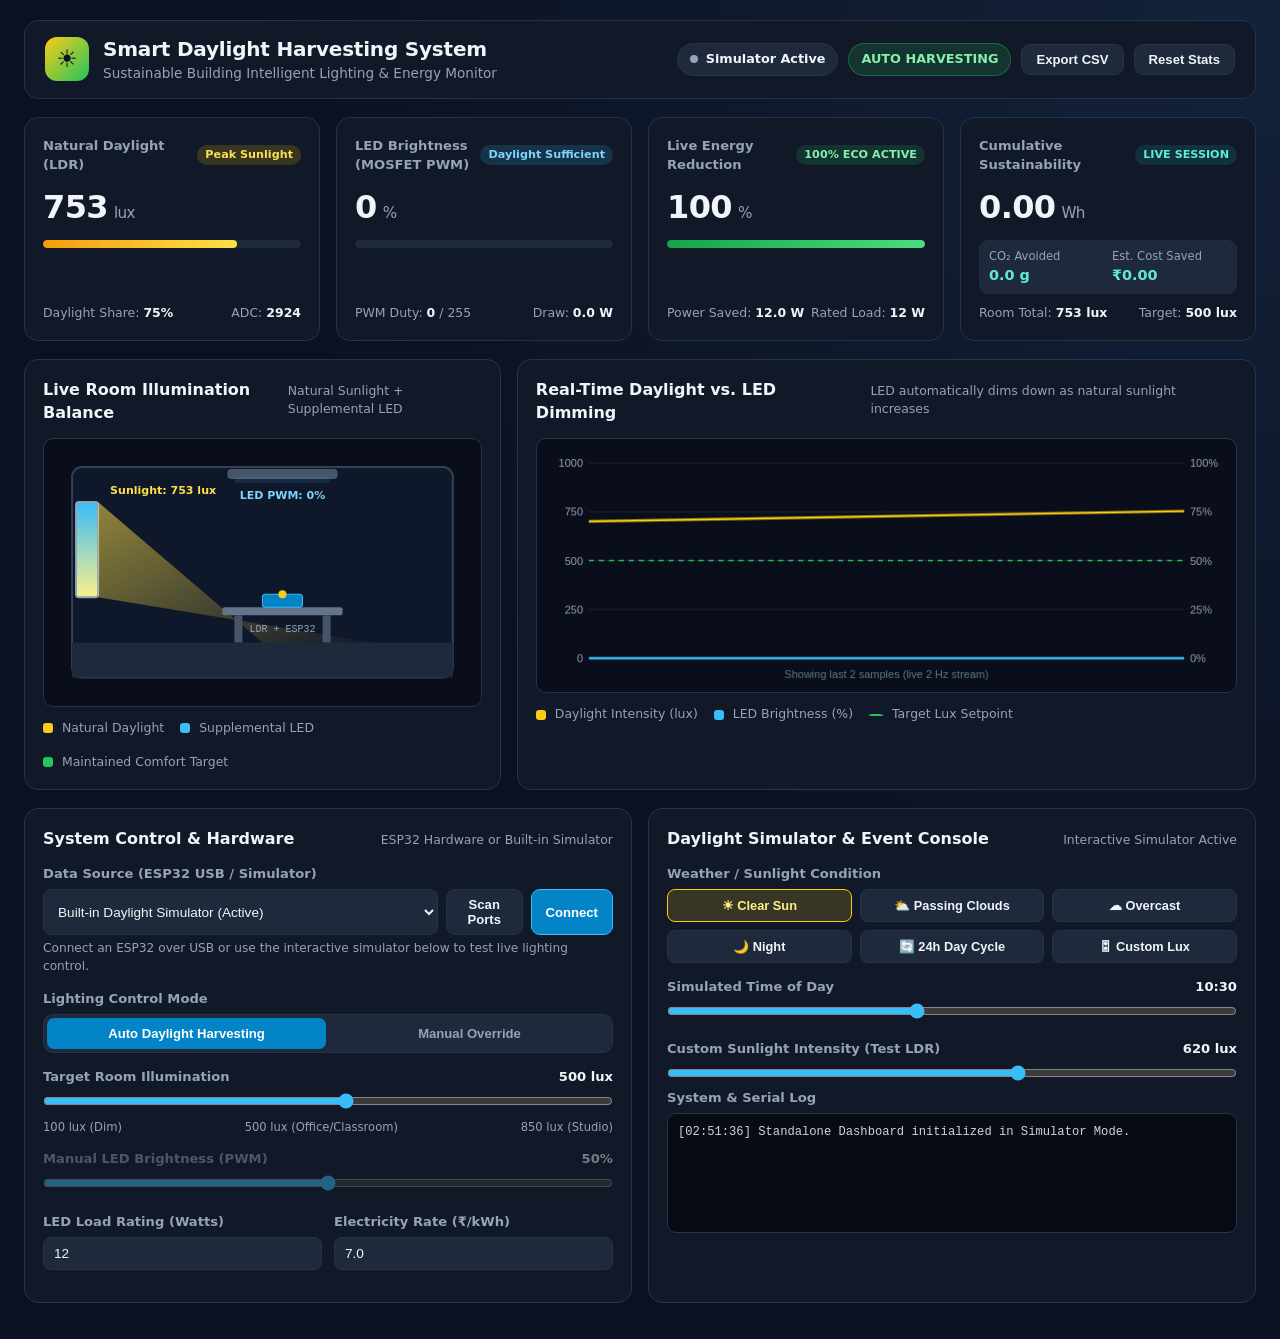
<file: Smart-Daylight-Dashboard.html>
<!DOCTYPE html>
<html lang="en">
<head>
  <meta charset="UTF-8" />
  <meta name="viewport" content="width=device-width, initial-scale=1.0" />
  <title>Smart Daylight Harvesting System | Sustainable Building Dashboard</title>
  <style>
    :root {
      --bg: #0b1120;
      --surface: #111827;
      --surface-alt: #1e293b;
      --border: #263449;
      --text: #f1f5f9;
      --muted: #94a3b8;
      --sun: #facc15;
      --sun-soft: rgba(250, 204, 21, 0.16);
      --led: #38bdf8;
      --led-soft: rgba(56, 189, 248, 0.16);
      --green: #22c55e;
      --green-soft: rgba(34, 197, 94, 0.16);
      --teal: #14b8a6;
      --danger: #ef4444;
      --radius: 14px;
    }
    * { box-sizing: border-box; margin: 0; padding: 0; }
    body {
      font-family: "Segoe UI", system-ui, -apple-system, sans-serif;
      background: radial-gradient(circle at top right, #13223b 0%, var(--bg) 55%);
      color: var(--text);
      min-height: 100vh;
      line-height: 1.45;
    }
    .app-shell {
      max-width: 1380px;
      margin: 0 auto;
      padding: 20px 24px 36px;
      display: flex;
      flex-direction: column;
      gap: 18px;
    }
    .topbar {
      display: flex;
      flex-wrap: wrap;
      justify-content: space-between;
      align-items: center;
      gap: 14px;
      background: var(--surface);
      border: 1px solid var(--border);
      border-radius: var(--radius);
      padding: 14px 20px;
    }
    .brand { display: flex; align-items: center; gap: 14px; }
    .brand-icon {
      width: 44px;
      height: 44px;
      border-radius: 12px;
      background: linear-gradient(135deg, #facc15, #22c55e);
      color: #0b1120;
      font-size: 24px;
      font-weight: 700;
      display: grid;
      place-items: center;
    }
    .brand h1 { font-size: 1.25rem; font-weight: 700; letter-spacing: -0.01em; }
    .subtitle { font-size: 0.85rem; color: var(--muted); }
    .topbar-actions { display: flex; flex-wrap: wrap; align-items: center; gap: 10px; }
    .pill {
      display: inline-flex;
      align-items: center;
      gap: 8px;
      padding: 6px 12px;
      border-radius: 999px;
      font-size: 0.8rem;
      font-weight: 600;
      background: var(--surface-alt);
      border: 1px solid var(--border);
    }
    .pill .dot { width: 8px; height: 8px; border-radius: 50%; background: var(--muted); }
    .pill.connected .dot { background: var(--green); box-shadow: 0 0 8px var(--green); }
    .pill.sim .dot { background: var(--sun); box-shadow: 0 0 8px var(--sun); }
    .mode-pill {
      background: var(--green-soft);
      border-color: rgba(34, 197, 94, 0.4);
      color: #86efac;
    }
    .mode-pill.manual {
      background: var(--led-soft);
      border-color: rgba(56, 189, 248, 0.4);
      color: #7dd3fc;
    }
    .btn {
      border: 1px solid var(--border);
      border-radius: 9px;
      padding: 7px 14px;
      font-size: 0.82rem;
      font-weight: 600;
      cursor: pointer;
      transition: transform 0.1s ease, background 0.15s ease;
    }
    .btn:active { transform: scale(0.98); }
    .btn-primary { background: #0284c7; border-color: #38bdf8; color: #fff; }
    .btn-primary:hover { background: #0369a1; }
    .btn-secondary { background: var(--surface-alt); color: var(--text); }
    .btn-secondary:hover { background: #283548; }
    .card {
      background: var(--surface);
      border: 1px solid var(--border);
      border-radius: var(--radius);
      padding: 18px;
    }
    .card-head {
      display: flex;
      justify-content: space-between;
      align-items: baseline;
      gap: 10px;
      margin-bottom: 14px;
    }
    .card-head h2 { font-size: 1rem; font-weight: 600; }
    .card-hint { font-size: 0.78rem; color: var(--muted); }
    .kpi-grid {
      display: grid;
      grid-template-columns: repeat(4, minmax(0, 1fr));
      gap: 16px;
    }
    .kpi-card { display: flex; flex-direction: column; gap: 10px; }
    .kpi-header { display: flex; justify-content: space-between; align-items: center; gap: 8px; }
    .kpi-label { font-size: 0.82rem; color: var(--muted); font-weight: 600; }
    .badge {
      font-size: 0.7rem;
      font-weight: 600;
      padding: 2px 8px;
      border-radius: 999px;
      background: var(--sun-soft);
      color: #fde047;
      white-space: nowrap;
    }
    .badge-info { background: var(--led-soft); color: #7dd3fc; }
    .badge-green { background: var(--green-soft); color: #86efac; }
    .badge-teal { background: rgba(20, 184, 166, 0.16); color: #5eead4; }
    .kpi-value {
      font-size: 2rem;
      font-weight: 700;
      letter-spacing: -0.02em;
      display: flex;
      align-items: baseline;
      gap: 6px;
    }
    .kpi-value .unit { font-size: 0.95rem; font-weight: 500; color: var(--muted); }
    .progress-track {
      width: 100%;
      height: 8px;
      border-radius: 999px;
      background: var(--surface-alt);
      overflow: hidden;
    }
    .progress-fill { height: 100%; border-radius: 999px; transition: width 0.35s ease; }
    .sun-fill { background: linear-gradient(90deg, #f59e0b, #fde047); }
    .led-fill { background: linear-gradient(90deg, #0284c7, #7dd3fc); }
    .green-fill { background: linear-gradient(90deg, #16a34a, #4ade80); }
    .kpi-footer {
      display: flex;
      justify-content: space-between;
      font-size: 0.78rem;
      color: var(--muted);
      margin-top: auto;
    }
    .kpi-footer strong { color: var(--text); }
    .kpi-subgrid {
      display: grid;
      grid-template-columns: 1fr 1fr;
      gap: 8px;
      background: var(--surface-alt);
      padding: 8px 10px;
      border-radius: 9px;
    }
    .mini-stat { display: flex; flex-direction: column; }
    .mini-label { font-size: 0.72rem; color: var(--muted); }
    .mini-stat strong { font-size: 0.9rem; color: #5eead4; }
    .main-grid {
      display: grid;
      grid-template-columns: 1fr 1.55fr;
      gap: 16px;
    }
    .room-stage {
      background: #090e1a;
      border: 1px solid var(--border);
      border-radius: 10px;
      padding: 8px;
    }
    .room-svg { width: 100%; height: auto; display: block; }
    .room-legend, .chart-legend {
      display: flex;
      flex-wrap: wrap;
      gap: 16px;
      margin-top: 12px;
      font-size: 0.78rem;
      color: var(--muted);
    }
    .swatch {
      display: inline-block;
      width: 10px;
      height: 10px;
      border-radius: 3px;
      margin-right: 5px;
      vertical-align: middle;
    }
    .sun-swatch { background: var(--sun); }
    .led-swatch { background: var(--led); }
    .target-swatch { background: var(--green); }
    .target-line-swatch {
      border-top: 2px dashed var(--green);
      height: 0;
      width: 14px;
    }
    .chart-wrapper {
      position: relative;
      width: 100%;
      height: 255px;
      background: #090e1a;
      border: 1px solid var(--border);
      border-radius: 10px;
      padding: 8px;
    }
    #telemetryChart { width: 100%; height: 100%; display: block; }
    .controls-grid {
      display: grid;
      grid-template-columns: 1fr 1fr;
      gap: 16px;
    }
    .control-group { margin-bottom: 14px; }
    .control-group:last-child { margin-bottom: 0; }
    .control-label {
      display: block;
      font-size: 0.82rem;
      font-weight: 600;
      color: var(--muted);
      margin-bottom: 6px;
    }
    .row-inline { display: flex; gap: 8px; }
    .row-two {
      display: grid;
      grid-template-columns: 1fr 1fr;
      gap: 12px;
    }
    .input-select, .input-number {
      width: 100%;
      background: var(--surface-alt);
      border: 1px solid var(--border);
      border-radius: 8px;
      color: var(--text);
      padding: 8px 10px;
      font-size: 0.85rem;
    }
    .help-text { margin-top: 5px; font-size: 0.76rem; color: var(--muted); }
    .segmented {
      display: grid;
      grid-template-columns: 1fr 1fr;
      background: var(--surface-alt);
      border: 1px solid var(--border);
      border-radius: 10px;
      padding: 3px;
      gap: 4px;
    }
    .seg-btn {
      background: transparent;
      border: none;
      color: var(--muted);
      padding: 8px 10px;
      border-radius: 7px;
      font-size: 0.82rem;
      font-weight: 600;
      cursor: pointer;
    }
    .seg-btn.active { background: #0284c7; color: #fff; }
    .slider-head {
      display: flex;
      justify-content: space-between;
      font-size: 0.82rem;
      margin-bottom: 6px;
    }
    .slider-head label { color: var(--muted); font-weight: 600; }
    input[type="range"] { width: 100%; accent-color: #38bdf8; cursor: pointer; }
    .slider-scale {
      display: flex;
      justify-content: space-between;
      font-size: 0.72rem;
      color: var(--muted);
      margin-top: 3px;
    }
    .disabled-block { opacity: 0.45; pointer-events: none; }
    .preset-grid {
      display: grid;
      grid-template-columns: repeat(3, minmax(0, 1fr));
      gap: 8px;
    }
    .preset-btn {
      background: var(--surface-alt);
      border: 1px solid var(--border);
      color: var(--text);
      padding: 8px 10px;
      border-radius: 8px;
      font-size: 0.8rem;
      font-weight: 600;
      cursor: pointer;
    }
    .preset-btn.active {
      background: var(--sun-soft);
      border-color: var(--sun);
      color: #fef08a;
    }
    .console-box {
      background: #070b14;
      border: 1px solid var(--border);
      border-radius: 9px;
      padding: 10px;
      height: 120px;
      overflow-y: auto;
      font-family: Consolas, "Courier New", monospace;
      font-size: 0.76rem;
      color: #cbd5e1;
      white-space: pre-wrap;
    }
    @media (max-width: 1100px) {
      .kpi-grid { grid-template-columns: repeat(2, minmax(0, 1fr)); }
      .main-grid, .controls-grid { grid-template-columns: 1fr; }
    }
    @media (max-width: 600px) {
      .kpi-grid { grid-template-columns: 1fr; }
      .preset-grid { grid-template-columns: repeat(2, minmax(0, 1fr)); }
    }
  </style>
</head>
<body>
  <div class="app-shell">
    <header class="topbar">
      <div class="brand">
        <div class="brand-icon" aria-hidden="true">☀</div>
        <div>
          <h1>Smart Daylight Harvesting System</h1>
          <p class="subtitle">Sustainable Building Intelligent Lighting &amp; Energy Monitor</p>
        </div>
      </div>
      <div class="topbar-actions">
        <div class="pill" id="connectionPill">
          <span class="dot"></span>
          <span id="connectionText">Simulator Active</span>
        </div>
        <div class="pill mode-pill" id="modePill">AUTO HARVESTING</div>
        <button class="btn btn-secondary" id="exportCsvBtn" title="Download telemetry CSV">Export CSV</button>
        <button class="btn btn-secondary" id="resetStatsBtn" title="Reset session stats">Reset Stats</button>
      </div>
    </header>

    <section class="kpi-grid">
      <article class="card kpi-card kpi-sun">
        <div class="kpi-header">
          <span class="kpi-label">Natural Daylight (LDR)</span>
          <span class="badge" id="daylightConditionBadge">Bright Daylight</span>
        </div>
        <div class="kpi-value"><span id="luxValue">620</span><span class="unit">lux</span></div>
        <div class="progress-track"><div class="progress-fill sun-fill" id="daylightBar" style="width: 62%"></div></div>
        <div class="kpi-footer">
          <span>Daylight Share: <strong id="daylightPct">62%</strong></span>
          <span>ADC: <strong id="adcValue">2450</strong></span>
        </div>
      </article>

      <article class="card kpi-card kpi-led">
        <div class="kpi-header">
          <span class="kpi-label">LED Brightness (MOSFET PWM)</span>
          <span class="badge badge-info" id="lightingStatusBadge">Daylight Sufficient</span>
        </div>
        <div class="kpi-value"><span id="ledPctValue">0</span><span class="unit">%</span></div>
        <div class="progress-track"><div class="progress-fill led-fill" id="ledBar" style="width: 0%"></div></div>
        <div class="kpi-footer">
          <span>PWM Duty: <strong id="pwmValue">0</strong> / 255</span>
          <span>Draw: <strong id="powerValue">0.0 W</strong></span>
        </div>
      </article>

      <article class="card kpi-card kpi-energy">
        <div class="kpi-header">
          <span class="kpi-label">Live Energy Reduction</span>
          <span class="badge badge-green" id="savingBadge">100% ECO ACTIVE</span>
        </div>
        <div class="kpi-value"><span id="savedPctValue">100</span><span class="unit">%</span></div>
        <div class="progress-track"><div class="progress-fill green-fill" id="savedBar" style="width: 100%"></div></div>
        <div class="kpi-footer">
          <span>Power Saved: <strong id="savedWattsValue">12.0 W</strong></span>
          <span>Rated Load: <strong id="ratedWattsLabel">12 W</strong></span>
        </div>
      </article>

      <article class="card kpi-card kpi-impact">
        <div class="kpi-header">
          <span class="kpi-label">Cumulative Sustainability</span>
          <span class="badge badge-teal">LIVE SESSION</span>
        </div>
        <div class="kpi-value"><span id="savedWhValue">0.00</span><span class="unit">Wh</span></div>
        <div class="kpi-subgrid">
          <div class="mini-stat">
            <span class="mini-label">CO₂ Avoided</span>
            <strong id="co2Value">0.0 g</strong>
          </div>
          <div class="mini-stat">
            <span class="mini-label">Est. Cost Saved</span>
            <strong id="costValue">₹0.00</strong>
          </div>
        </div>
        <div class="kpi-footer">
          <span>Room Total: <strong id="totalRoomLux">620 lux</strong></span>
          <span>Target: <strong id="targetLuxLabel">500 lux</strong></span>
        </div>
      </article>
    </section>

    <section class="main-grid">
      <article class="card visualizer-card">
        <div class="card-head">
          <h2>Live Room Illumination Balance</h2>
          <span class="card-hint">Natural Sunlight + Supplemental LED</span>
        </div>
        <div class="room-stage">
          <svg viewBox="0 0 420 250" class="room-svg" aria-label="Room Daylight and LED Visualization">
            <defs>
              <linearGradient id="skyGrad" x1="0" y1="0" x2="0" y2="1">
                <stop offset="0%" id="skyStopTop" stop-color="#38bdf8" />
                <stop offset="100%" id="skyStopBottom" stop-color="#fef08a" />
              </linearGradient>
              <linearGradient id="sunBeamGrad" x1="0" y1="0" x2="1" y2="1">
                <stop offset="0%" stop-color="#fde047" stop-opacity="0.72" />
                <stop offset="100%" stop-color="#fde047" stop-opacity="0.02" />
              </linearGradient>
              <radialGradient id="ledConeGrad" cx="50%" cy="0%" r="85%">
                <stop offset="0%" stop-color="#bae6fd" stop-opacity="0.9" />
                <stop offset="60%" stop-color="#7dd3fc" stop-opacity="0.35" />
                <stop offset="100%" stop-color="#7dd3fc" stop-opacity="0" />
              </radialGradient>
            </defs>
            <rect x="20" y="20" width="380" height="210" rx="10" fill="#0f172a" stroke="#334155" stroke-width="2" />
            <polygon points="20,195 400,195 400,230 20,230" fill="#1e293b" />
            <rect x="24" y="55" width="22" height="95" rx="3" fill="url(#skyGrad)" stroke="#94a3b8" stroke-width="2" />
            <polygon id="sunBeam" points="46,55 46,150 320,195 210,195" fill="url(#sunBeamGrad)" opacity="0.6" />
            <rect x="175" y="22" width="110" height="10" rx="4" fill="#475569" />
            <rect id="ledBarGlow" x="182" y="30" width="96" height="6" rx="3" fill="#38bdf8" opacity="0.1" />
            <polygon id="ledCone" points="182,36 278,36 355,195 105,195" fill="url(#ledConeGrad)" opacity="0.0" />
            <rect x="170" y="160" width="120" height="8" rx="2" fill="#64748b" />
            <rect x="182" y="168" width="8" height="27" fill="#475569" />
            <rect x="270" y="168" width="8" height="27" fill="#475569" />
            <rect x="210" y="147" width="40" height="13" rx="3" fill="#0284c7" stroke="#38bdf8" stroke-width="1" />
            <circle cx="230" cy="147" r="4" fill="#facc15" />
            <text x="230" y="185" text-anchor="middle" fill="#94a3b8" font-size="10" font-family="monospace">LDR + ESP32</text>
            <text x="58" y="47" fill="#fde047" font-size="11" font-weight="600">Sunlight: <tspan id="svgLuxText">620 lux</tspan></text>
            <text x="230" y="52" text-anchor="middle" fill="#7dd3fc" font-size="11" font-weight="600">LED PWM: <tspan id="svgLedText">0%</tspan></text>
          </svg>
        </div>
        <div class="room-legend">
          <span><i class="swatch sun-swatch"></i> Natural Daylight</span>
          <span><i class="swatch led-swatch"></i> Supplemental LED</span>
          <span><i class="swatch target-swatch"></i> Maintained Comfort Target</span>
        </div>
      </article>

      <article class="card chart-card">
        <div class="card-head">
          <h2>Real-Time Daylight vs. LED Dimming</h2>
          <span class="card-hint">LED automatically dims down as natural sunlight increases</span>
        </div>
        <div class="chart-wrapper">
          <canvas id="telemetryChart"></canvas>
        </div>
        <div class="chart-legend">
          <span><i class="swatch sun-swatch"></i> Daylight Intensity (lux)</span>
          <span><i class="swatch led-swatch"></i> LED Brightness (%)</span>
          <span><i class="swatch target-line-swatch"></i> Target Lux Setpoint</span>
        </div>
      </article>
    </section>

    <section class="controls-grid">
      <article class="card">
        <div class="card-head">
          <h2>System Control &amp; Hardware</h2>
          <span class="card-hint">ESP32 Hardware or Built-in Simulator</span>
        </div>
        <div class="control-group">
          <label class="control-label">Data Source (ESP32 USB / Simulator)</label>
          <div class="row-inline">
            <select id="portSelect" class="input-select">
              <option value="SIMULATOR">Built-in Daylight Simulator (Active)</option>
            </select>
            <button class="btn btn-secondary" id="refreshPortsBtn">Scan Ports</button>
            <button class="btn btn-primary" id="connectBtn">Connect</button>
          </div>
          <p class="help-text">Connect an ESP32 over USB or use the interactive simulator below to test live lighting control.</p>
        </div>

        <div class="control-group">
          <label class="control-label">Lighting Control Mode</label>
          <div class="segmented">
            <button class="seg-btn active" id="btnModeAuto">Auto Daylight Harvesting</button>
            <button class="seg-btn" id="btnModeManual">Manual Override</button>
          </div>
        </div>

        <div class="control-group">
          <div class="slider-head">
            <label for="targetLuxSlider">Target Room Illumination</label>
            <strong id="targetLuxDisplay">500 lux</strong>
          </div>
          <input type="range" id="targetLuxSlider" min="100" max="850" step="10" value="500" />
          <div class="slider-scale"><span>100 lux (Dim)</span><span>500 lux (Office/Classroom)</span><span>850 lux (Studio)</span></div>
        </div>

        <div class="control-group disabled-block" id="manualDimmerGroup">
          <div class="slider-head">
            <label for="manualPctSlider">Manual LED Brightness (PWM)</label>
            <strong id="manualPctDisplay">50%</strong>
          </div>
          <input type="range" id="manualPctSlider" min="0" max="100" step="1" value="50" />
        </div>

        <div class="row-two">
          <div class="control-group">
            <label for="ratedWattsInput" class="control-label">LED Load Rating (Watts)</label>
            <input type="number" id="ratedWattsInput" class="input-number" min="1" max="50000" value="12" />
          </div>
          <div class="control-group">
            <label for="tariffInput" class="control-label">Electricity Rate (₹/kWh)</label>
            <input type="number" id="tariffInput" class="input-number" min="0" step="0.5" value="7.0" />
          </div>
        </div>
      </article>

      <article class="card">
        <div class="card-head">
          <h2>Daylight Simulator &amp; Event Console</h2>
          <span class="card-hint" id="simBadge">Interactive Simulator Active</span>
        </div>
        <div id="simulatorControls">
          <div class="control-group">
            <label class="control-label">Weather / Sunlight Condition</label>
            <div class="preset-grid">
              <button class="preset-btn active" data-weather="sunny">☀ Clear Sun</button>
              <button class="preset-btn" data-weather="cloudy">⛅ Passing Clouds</button>
              <button class="preset-btn" data-weather="overcast">☁ Overcast</button>
              <button class="preset-btn" data-weather="night">🌙 Night</button>
              <button class="preset-btn" data-weather="auto_cycle">🔄 24h Day Cycle</button>
              <button class="preset-btn" data-weather="custom">🎛 Custom Lux</button>
            </div>
          </div>

          <div class="control-group">
            <div class="slider-head">
              <label for="simHourSlider">Simulated Time of Day</label>
              <strong id="simHourDisplay">10:30</strong>
            </div>
            <input type="range" id="simHourSlider" min="0" max="24" step="0.25" value="10.5" />
          </div>

          <div class="control-group">
            <div class="slider-head">
              <label for="simCustomLuxSlider">Custom Sunlight Intensity (Test LDR)</label>
              <strong id="simCustomLuxDisplay">620 lux</strong>
            </div>
            <input type="range" id="simCustomLuxSlider" min="0" max="1000" step="10" value="620" />
          </div>
        </div>

        <div class="control-group">
          <label class="control-label">System &amp; Serial Log</label>
          <div class="console-box" id="consoleLog"></div>
        </div>
      </article>
    </section>
  </div>

  <script>
    (() => {
      const $ = (id) => document.getElementById(id);

      const connectionPill = $("connectionPill");
      const connectionText = $("connectionText");
      const modePill = $("modePill");
      const portSelect = $("portSelect");
      const refreshPortsBtn = $("refreshPortsBtn");
      const connectBtn = $("connectBtn");
      const exportCsvBtn = $("exportCsvBtn");
      const resetStatsBtn = $("resetStatsBtn");

      const btnModeAuto = $("btnModeAuto");
      const btnModeManual = $("btnModeManual");
      const targetLuxSlider = $("targetLuxSlider");
      const targetLuxDisplay = $("targetLuxDisplay");
      const manualPctSlider = $("manualPctSlider");
      const manualPctDisplay = $("manualPctDisplay");
      const manualDimmerGroup = $("manualDimmerGroup");
      const ratedWattsInput = $("ratedWattsInput");
      const tariffInput = $("tariffInput");

      const simHourSlider = $("simHourSlider");
      const simHourDisplay = $("simHourDisplay");
      const simCustomLuxSlider = $("simCustomLuxSlider");
      const simCustomLuxDisplay = $("simCustomLuxDisplay");
      const presetBtns = Array.from(document.querySelectorAll(".preset-btn"));
      const consoleLog = $("consoleLog");
      const chartCanvas = $("telemetryChart");

      // State
      let mode = "AUTO";
      let targetLux = 500;
      let manualPct = 50;
      let ratedWatts = 12.0;
      let tariff = 7.0;
      let weather = "sunny";
      let hour = 10.5;
      let customLux = 620;
      let currentLux = 620;
      let currentPwm = 0;
      let baselineWh = 0;
      let actualWh = 0;
      const history = [];
      const logs = [];

      function logMsg(msg) {
        const d = new Date().toTimeString().split(" ")[0];
        logs.push(`[${d}] ${msg}`);
        if (logs.length > 50) logs.shift();
        consoleLog.textContent = logs.join("\n");
        consoleLog.scrollTop = consoleLog.scrollHeight;
      }

      logMsg("Standalone Dashboard initialized in Simulator Mode.");

      // Controls
      btnModeAuto.onclick = () => { mode = "AUTO"; renderMode(); logMsg("Switched to AUTO daylight harvesting."); };
      btnModeManual.onclick = () => { mode = "MANUAL"; renderMode(); logMsg("Switched to MANUAL override."); };

      function renderMode() {
        if (mode === "AUTO") {
          modePill.textContent = "AUTO HARVESTING";
          modePill.className = "pill mode-pill";
          btnModeAuto.classList.add("active");
          btnModeManual.classList.remove("active");
          manualDimmerGroup.classList.add("disabled-block");
        } else {
          modePill.textContent = "MANUAL OVERRIDE";
          modePill.className = "pill mode-pill manual";
          btnModeManual.classList.add("active");
          btnModeAuto.classList.remove("active");
          manualDimmerGroup.classList.remove("disabled-block");
        }
      }

      targetLuxSlider.oninput = (e) => {
        targetLux = parseFloat(e.target.value);
        targetLuxDisplay.textContent = `${targetLux} lux`;
      };
      targetLuxSlider.onchange = () => logMsg(`Target lux set to ${targetLux}`);

      manualPctSlider.oninput = (e) => {
        manualPct = parseFloat(e.target.value);
        manualPctDisplay.textContent = `${manualPct}%`;
        mode = "MANUAL";
        renderMode();
      };

      simHourSlider.oninput = (e) => {
        hour = parseFloat(e.target.value);
        const mins = Math.round((hour % 24) * 60);
        const hh = String(Math.floor(mins / 60)).padStart(2, "0");
        const mm = String(mins % 60).padStart(2, "0");
        simHourDisplay.textContent = `${hh}:${mm}`;
      };

      simCustomLuxSlider.oninput = (e) => {
        customLux = parseFloat(e.target.value);
        simCustomLuxDisplay.textContent = `${customLux} lux`;
        weather = "custom";
        presetBtns.forEach(b => b.classList.toggle("active", b.dataset.weather === "custom"));
      };

      ratedWattsInput.onchange = (e) => { ratedWatts = Math.max(1, parseFloat(e.target.value)); };
      tariffInput.onchange = (e) => { tariff = Math.max(0, parseFloat(e.target.value)); };

      presetBtns.forEach(btn => {
        btn.onclick = () => {
          weather = btn.dataset.weather;
          presetBtns.forEach(b => b.classList.toggle("active", b === btn));
          logMsg(`Preset selected: ${weather}`);
        };
      });

      resetStatsBtn.onclick = () => {
        baselineWh = 0;
        actualWh = 0;
        history.length = 0;
        logMsg("Statistics and chart history reset.");
      };

      exportCsvBtn.onclick = () => {
        let csv = "timestamp,lux,led_pwm,led_pct,power_w,saved_w,saved_wh\n";
        history.forEach(h => {
          csv += `${h.time},${h.lux.toFixed(1)},${h.pwm},${h.led_pct.toFixed(1)},${h.power_w.toFixed(2)},${h.saved_w.toFixed(2)},${h.saved_wh.toFixed(4)}\n`;
        });
        const blob = new Blob([csv], { type: "text/csv" });
        const url = URL.createObjectURL(blob);
        const a = document.createElement("a");
        a.href = url;
        a.download = "daylight_telemetry.csv";
        a.click();
      };

      // Simulator loop
      function computeSolarLux(dt) {
        if (weather === "custom") return customLux;
        if (weather === "night") return 10 + (Math.random() * 4 - 2);
        if (weather === "auto_cycle") {
          hour = (hour + 0.25 * dt) % 24;
          const mins = Math.round((hour % 24) * 60);
          simHourDisplay.textContent = `${String(Math.floor(mins / 60)).padStart(2, "0")}:${String(mins % 60).padStart(2, "0")}`;
          simHourSlider.value = hour;
        }
        let base = 12;
        if (hour >= 6 && hour <= 18.5) {
          const ph = (hour - 6) / 12.5;
          base = Math.sin(ph * Math.PI) * 940;
        }
        if (weather === "sunny") return Math.max(base, 620);
        if (weather === "cloudy") return base * (0.55 + 0.35 * Math.sin(Date.now() / 2500));
        if (weather === "overcast") return Math.min(base * 0.35, 270);
        return base;
      }

      function tick() {
        const dt = 0.5;
        const targetSimLux = computeSolarLux(dt);
        currentLux += 0.35 * (targetSimLux - currentLux);
        const lux = Math.max(0, Math.min(1000, currentLux));

        let targetPwm = 0;
        if (mode === "AUTO") {
          const deficit = targetLux - lux;
          if (lux >= targetLux + 20) {
            targetPwm = 0;
          } else if (deficit > 0) {
            targetPwm = Math.round((deficit / targetLux) * 255);
          }
        } else {
          targetPwm = Math.round((manualPct / 100) * 255);
        }

        if (currentPwm < targetPwm) currentPwm = Math.min(targetPwm, currentPwm + 28);
        else if (currentPwm > targetPwm) currentPwm = Math.max(targetPwm, currentPwm - 28);

        const ledPct = (currentPwm / 255) * 100;
        const daylightPct = Math.min(100, (lux / 1000) * 100);
        const powerW = (ledPct / 100) * ratedWatts;
        const savedW = Math.max(0, ratedWatts - powerW);
        const savedPct = Math.max(0, 100 - ledPct);

        const dtH = dt / 3600;
        baselineWh += ratedWatts * dtH;
        actualWh += powerW * dtH;
        const savedWh = Math.max(0, baselineWh - actualWh);
        const co2SavedG = savedWh * 0.82;
        const costSaved = (savedWh / 1000) * tariff;

        // Render KPI
        $("luxValue").textContent = lux.toFixed(0);
        $("daylightBar").style.width = `${daylightPct}%`;
        $("daylightPct").textContent = `${daylightPct.toFixed(0)}%`;
        $("adcValue").textContent = Math.round(250 + (lux / 1000) * 3550);

        let condition = "Peak Sunlight";
        if (lux < 40) condition = "Night / Dark";
        else if (lux < 180) condition = "Low / Dusk";
        else if (lux < 450) condition = "Moderate / Overcast";
        else if (lux < 750) condition = "Bright Daylight";
        $("daylightConditionBadge").textContent = condition;

        $("ledPctValue").textContent = ledPct.toFixed(0);
        $("ledBar").style.width = `${ledPct}%`;
        $("pwmValue").textContent = currentPwm;
        $("powerValue").textContent = `${powerW.toFixed(1)} W`;

        let lightStatus = "Daylight Sufficient";
        if (mode === "MANUAL") lightStatus = `Manual (${ledPct.toFixed(0)}%)`;
        else if (ledPct > 75) lightStatus = "Full Supplement Needed";
        else if (ledPct > 35) lightStatus = "Balanced Harvesting";
        else if (ledPct > 0) lightStatus = "Eco Dimmed (Low Supplement)";
        $("lightingStatusBadge").textContent = lightStatus;

        $("savedPctValue").textContent = savedPct.toFixed(0);
        $("savedBar").style.width = `${savedPct}%`;
        $("savedWattsValue").textContent = `${savedW.toFixed(1)} W`;
        $("ratedWattsLabel").textContent = `${ratedWatts.toFixed(0)} W`;

        $("savedWhValue").textContent = savedWh.toFixed(2);
        $("co2Value").textContent = co2SavedG >= 1000 ? `${(co2SavedG / 1000).toFixed(2)} kg` : `${co2SavedG.toFixed(1)} g`;
        $("costValue").textContent = `₹${costSaved.toFixed(2)}`;
        $("targetLuxLabel").textContent = `${targetLux.toFixed(0)} lux`;
        $("totalRoomLux").textContent = `${Math.min(1200, lux + (ledPct / 100) * targetLux).toFixed(0)} lux`;

        // SVG Visualizer
        const sunNorm = Math.max(0, Math.min(1, lux / 900));
        const ledNorm = Math.max(0, Math.min(1, ledPct / 100));
        $("sunBeam").setAttribute("opacity", (0.04 + sunNorm * 0.85).toFixed(2));
        $("ledCone").setAttribute("opacity", (ledNorm * 0.88).toFixed(2));
        $("ledBarGlow").setAttribute("opacity", (0.12 + ledNorm * 0.88).toFixed(2));
        $("skyStopTop").setAttribute("stop-color", sunNorm < 0.08 ? "#0f172a" : "#38bdf8");
        $("skyStopBottom").setAttribute("stop-color", sunNorm < 0.08 ? "#1e293b" : "#fef08a");
        $("svgLuxText").textContent = `${lux.toFixed(0)} lux`;
        $("svgLedText").textContent = `${ledPct.toFixed(0)}%`;

        history.push({
          time: new Date().toTimeString().split(" ")[0],
          lux,
          pwm: currentPwm,
          led_pct: ledPct,
          power_w: powerW,
          saved_w: savedW,
          saved_wh: savedWh,
        });
        if (history.length > 90) history.shift();

        drawChart();
      }

      function drawChart() {
        const rect = chartCanvas.parentElement.getBoundingClientRect();
        const dpr = window.devicePixelRatio || 1;
        const width = Math.max(300, Math.floor(rect.width - 16));
        const height = Math.max(180, Math.floor(rect.height - 16));

        if (chartCanvas.width !== width * dpr || chartCanvas.height !== height * dpr) {
          chartCanvas.width = width * dpr;
          chartCanvas.height = height * dpr;
        }

        const ctx = chartCanvas.getContext("2d");
        ctx.setTransform(dpr, 0, 0, dpr, 0, 0);
        ctx.clearRect(0, 0, width, height);

        const padL = 44, padR = 44, padT = 16, padB = 26;
        const plotW = width - padL - padR, plotH = height - padT - padB;

        ctx.strokeStyle = "#1e293b";
        ctx.lineWidth = 1;
        ctx.font = "11px Segoe UI, sans-serif";
        ctx.fillStyle = "#94a3b8";

        for (let i = 0; i <= 4; i++) {
          const frac = i / 4;
          const y = padT + plotH * (1 - frac);
          ctx.beginPath();
          ctx.moveTo(padL, y);
          ctx.lineTo(padL + plotW, y);
          ctx.stroke();
          ctx.textAlign = "right";
          ctx.fillText(`${Math.round(frac * 1000)}`, padL - 6, y + 4);
          ctx.textAlign = "left";
          ctx.fillText(`${Math.round(frac * 100)}%`, padL + plotW + 6, y + 4);
        }

        const targetY = padT + plotH * (1 - Math.min(1, targetLux / 1000));
        ctx.save();
        ctx.strokeStyle = "#22c55e";
        ctx.setLineDash([5, 5]);
        ctx.lineWidth = 1.5;
        ctx.beginPath();
        ctx.moveTo(padL, targetY);
        ctx.lineTo(padL + plotW, targetY);
        ctx.stroke();
        ctx.restore();

        if (history.length < 2) return;
        const xFor = (idx) => padL + (idx / (history.length - 1)) * plotW;

        // Sunlight (Yellow)
        ctx.beginPath();
        history.forEach((pt, idx) => {
          const x = xFor(idx);
          const y = padT + plotH * (1 - Math.max(0, Math.min(1, pt.lux / 1000)));
          if (idx === 0) ctx.moveTo(x, y);
          else ctx.lineTo(x, y);
        });
        ctx.strokeStyle = "#facc15";
        ctx.lineWidth = 2.4;
        ctx.stroke();

        // LED Brightness (Cyan)
        ctx.beginPath();
        history.forEach((pt, idx) => {
          const x = xFor(idx);
          const y = padT + plotH * (1 - Math.max(0, Math.min(1, pt.led_pct / 100)));
          if (idx === 0) ctx.moveTo(x, y);
          else ctx.lineTo(x, y);
        });
        ctx.strokeStyle = "#38bdf8";
        ctx.lineWidth = 2.4;
        ctx.stroke();

        ctx.fillStyle = "#64748b";
        ctx.textAlign = "center";
        ctx.fillText(`Showing last ${history.length} samples (live 2 Hz stream)`, padL + plotW / 2, height - 6);
      }

      setInterval(tick, 500);
      window.addEventListener("resize", drawChart);
    })();
  </script>
</body>
</html>
</file>
